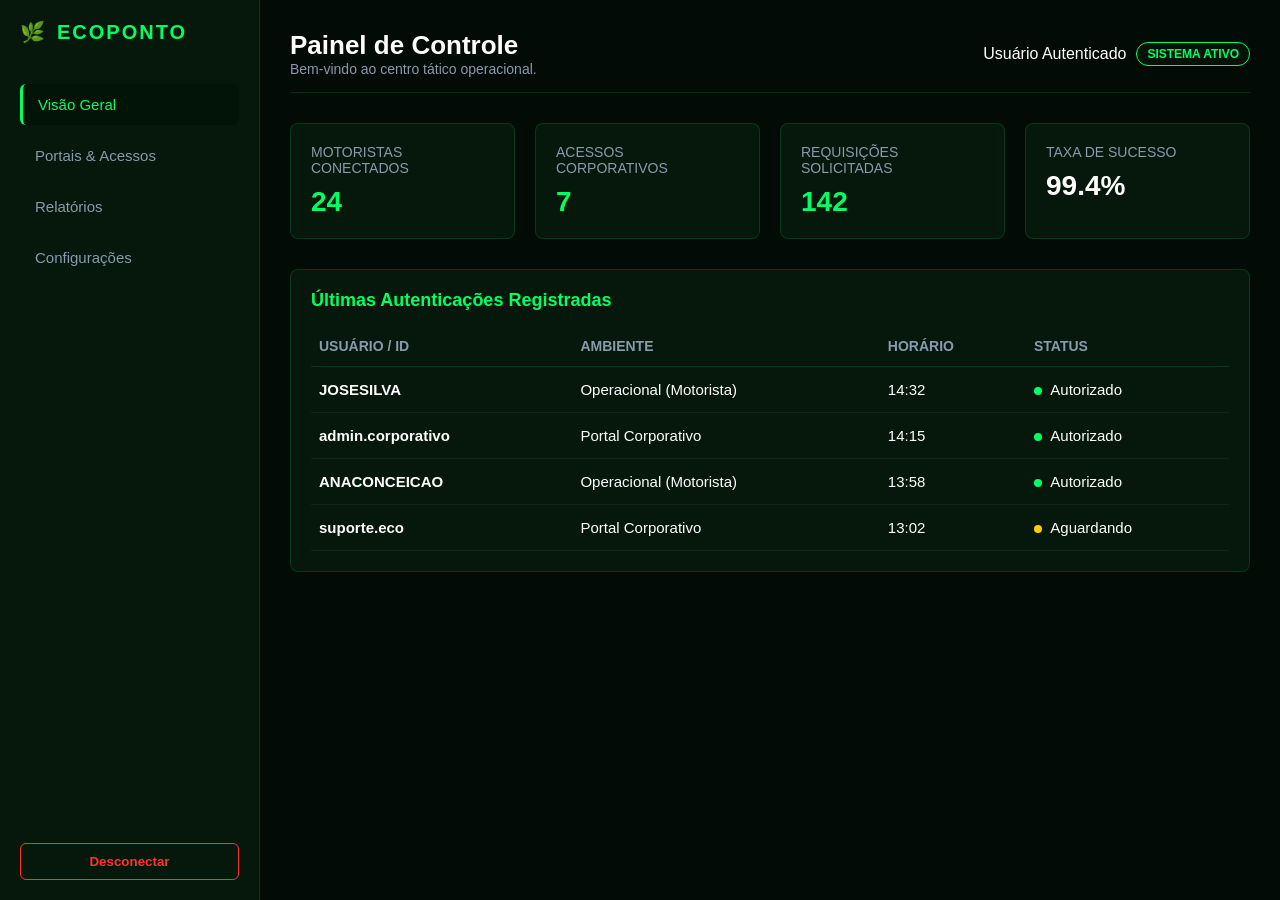
<file: dashboard.html>
<!DOCTYPE html>
<html lang="pt-BR">
<head>
    <meta charset="UTF-8">
    <meta name="viewport" content="width=device-width, initial-scale=1.0">
    <title>EcoPonto - Dashboard</title>
    <style>
        /* --- ESTILO (CSS) --- */
        :root {
            --bg-principal: #020b05;
            --bg-card: #06180b;
            --verde-neon: #00ff66;
            --verde-escuro: #021408;
            --texto-principal: #ffffff;
            --texto-secundario: #8a99ad;
            --borda: rgba(0, 255, 102, 0.15);
        }

        * {
            margin: 0;
            padding: 0;
            box-sizing: border-box;
            font-family: 'Segoe UI', Tahoma, Geneva, Verdana, sans-serif;
        }

        body {
            background-color: var(--bg-principal);
            color: var(--texto-principal);
            display: flex;
            min-height: 100vh;
        }

        /* Barra Lateral */
        sidebar {
            width: 260px;
            background-color: var(--bg-card);
            border-right: 1px solid var(--borda);
            display: flex;
            flex-direction: column;
            padding: 20px;
        }

        .brand {
            font-size: 20px;
            font-weight: bold;
            color: var(--verde-neon);
            text-transform: uppercase;
            letter-spacing: 2px;
            margin-bottom: 40px;
            display: flex;
            align-items: center;
            gap: 10px;
        }

        .menu-list {
            list-style: none;
            display: flex;
            flex-direction: column;
            gap: 10px;
        }

        .menu-item a {
            color: var(--texto-secundario);
            text-decoration: none;
            padding: 12px 15px;
            border-radius: 6px;
            display: block;
            font-size: 15px;
            transition: all 0.3s ease;
        }

        .menu-item.active a, .menu-item a:hover {
            color: var(--verde-neon);
            background-color: var(--verde-escuro);
            border-left: 3px solid var(--verde-neon);
        }

        .btn-logout {
            margin-top: auto;
            background: transparent;
            border: 1px solid #ff3333;
            color: #ff3333;
            padding: 10px;
            border-radius: 6px;
            cursor: pointer;
            font-weight: bold;
            transition: all 0.3s ease;
        }

        .btn-logout:hover {
            background-color: #400c0c;
        }

        /* Conteúdo Principal */
        main {
            flex: 1;
            padding: 30px;
            display: flex;
            flex-direction: column;
            gap: 30px;
            overflow-y: auto;
        }

        header {
            display: flex;
            justify-content: space-between;
            align-items: center;
            border-bottom: 1px solid var(--borda);
            padding-bottom: 15px;
        }

        header h1 {
            font-size: 26px;
        }

        .user-profile {
            display: flex;
            align-items: center;
            gap: 10px;
        }

        .badge-online {
            background: var(--verde-escuro);
            color: var(--verde-neon);
            border: 1px solid var(--verde-neon);
            padding: 4px 10px;
            font-size: 12px;
            border-radius: 20px;
            font-weight: bold;
        }

        /* Grid de Cards Analíticos */
        .cards-grid {
            display: grid;
            grid-template-columns: repeat(auto-fit, minmax(220px, 1fr));
            gap: 20px;
        }

        .card {
            background-color: var(--bg-card);
            border: 1px solid var(--borda);
            padding: 20px;
            border-radius: 8px;
            display: flex;
            flex-direction: column;
            gap: 10px;
        }

        .card-title {
            color: var(--texto-secundario);
            font-size: 14px;
            text-transform: uppercase;
        }

        .card-value {
            font-size: 28px;
            font-weight: bold;
            color: var(--verde-neon);
        }

        /* Tabela de Dados (Monitoramento tático) */
        .table-container {
            background-color: var(--bg-card);
            border: 1px solid var(--borda);
            border-radius: 8px;
            padding: 20px;
        }

        .table-container h2 {
            font-size: 18px;
            margin-bottom: 15px;
            color: var(--verde-neon);
        }

        table {
            width: 100%;
            border-collapse: collapse;
            text-align: left;
        }

        th {
            color: var(--texto-secundario);
            border-bottom: 1px solid var(--borda);
            padding: 12px 8px;
            font-size: 14px;
            text-transform: uppercase;
        }

        td {
            padding: 14px 8px;
            border-bottom: 1px solid rgba(255, 255, 255, 0.05);
            font-size: 15px;
        }

        tr:hover td {
            background-color: rgba(0, 255, 102, 0.02);
        }

        .status-dot {
            display: inline-block;
            width: 8px;
            height: 8px;
            border-radius: 50%;
            margin-right: 5px;
        }

        .status-ativo { background-color: var(--verde-neon); }
        .status-pendente { background-color: #ffcc00; }
    </style>
</head>
<body>

    <sidebar>
        <div class="brand">
            <span>🌿</span> EcoPonto
        </div>
        <ul class="menu-list">
            <li class="menu-item active"><a href="#">Visão Geral</a></li>
            <li class="menu-item"><a href="#">Portais & Acessos</a></li>
            <li class="menu-item"><a href="#">Relatórios</a></li>
            <li class="menu-item"><a href="#">Configurações</a></li>
        </ul>
        <button class="btn-logout" onclick="logout()">Desconectar</button>
    </sidebar>

    <main>
        <header>
            <div>
                <h1>Painel de Controle</h1>
                <p style="color: var(--texto-secundario); font-size: 14px;">Bem-vindo ao centro tático operacional.</p>
            </div>
            <div class="user-profile">
                <span id="txtUser">Usuário Autenticado</span>
                <span class="badge-online">SISTEMA ATIVO</span>
            </div>
        </header>

        <section class="cards-grid">
            <div class="card">
                <span class="card-title">Motoristas Conectados</span>
                <span class="card-value" id="cardMotoristas">18</span>
            </div>
            <div class="card">
                <span class="card-title">Acessos Corporativos</span>
                <span class="card-value" id="cardCorp">5</span>
            </div>
            <div class="card">
                <span class="card-title">Requisições Solicitadas</span>
                <span class="card-value">142</span>
            </div>
            <div class="card">
                <span class="card-title">Taxa de Sucesso</span>
                <span class="card-value" style="color: #ffffff;">99.4%</span>
            </div>
        </section>

        <section class="table-container">
            <h2>Últimas Autenticações Registradas</h2>
            <table>
                <thead>
                    <tr>
                        <th>Usuário / ID</th>
                        <th>Ambiente</th>
                        <th>Horário</th>
                        <th>Status</th>
                    </tr>
                </thead>
                <tbody id="tableLogs">
                    </tbody>
            </table>
        </section>
    </main>

    <script>
        // --- LÓGICA (JAVASCRIPT) ---

        // Executa assim que a página carrega
        document.addEventListener("DOMContentLoaded", () => {
            carregarDadosIniciais();
        });

        function carregarDadosIniciais() {
            // Simulando carregamento de logs operacionais sem gerar alertas visuais na tela
            const logsSimulados = [
                { id: "JOSESILVA", ambiente: "Operacional (Motorista)", hora: "14:32", status: "ativo" },
                { id: "admin.corporativo", ambiente: "Portal Corporativo", hora: "14:15", status: "ativo" },
                { id: "ANACONCEICAO", ambiente: "Operacional (Motorista)", hora: "13:58", status: "ativo" },
                { id: "suporte.eco", ambiente: "Portal Corporativo", hora: "13:02", status: "pendente" }
            ];

            const tabela = document.getElementById("tableLogs");
            tabela.innerHTML = ""; // Limpa estrutura anterior

            logsSimulados.forEach(log => {
                const tr = document.createElement("tr");
                tr.innerHTML = `
                    <td><strong>${log.id}</strong></td>
                    <td>${log.ambiente}</td>
                    <td>${log.hora}</td>
                    <td>
                        <span class="status-dot status-${log.status}"></span>
                        ${log.status === 'ativo' ? 'Autorizado' : 'Aguardando'}
                    </td>
                `;
                tabela.appendChild(tr);
            });

            // Exemplo de manipulação dinâmica de números nos cards
            document.getElementById("cardMotoristas").innerText = "24";
            document.getElementById("cardCorp").innerText = "7";
        }

        function logout() {
            // Remove as sessões se houver e volta para a tela de login
            window.location.href = "index.html"; 
        }
    </script>
</body>
</html>
</file>
